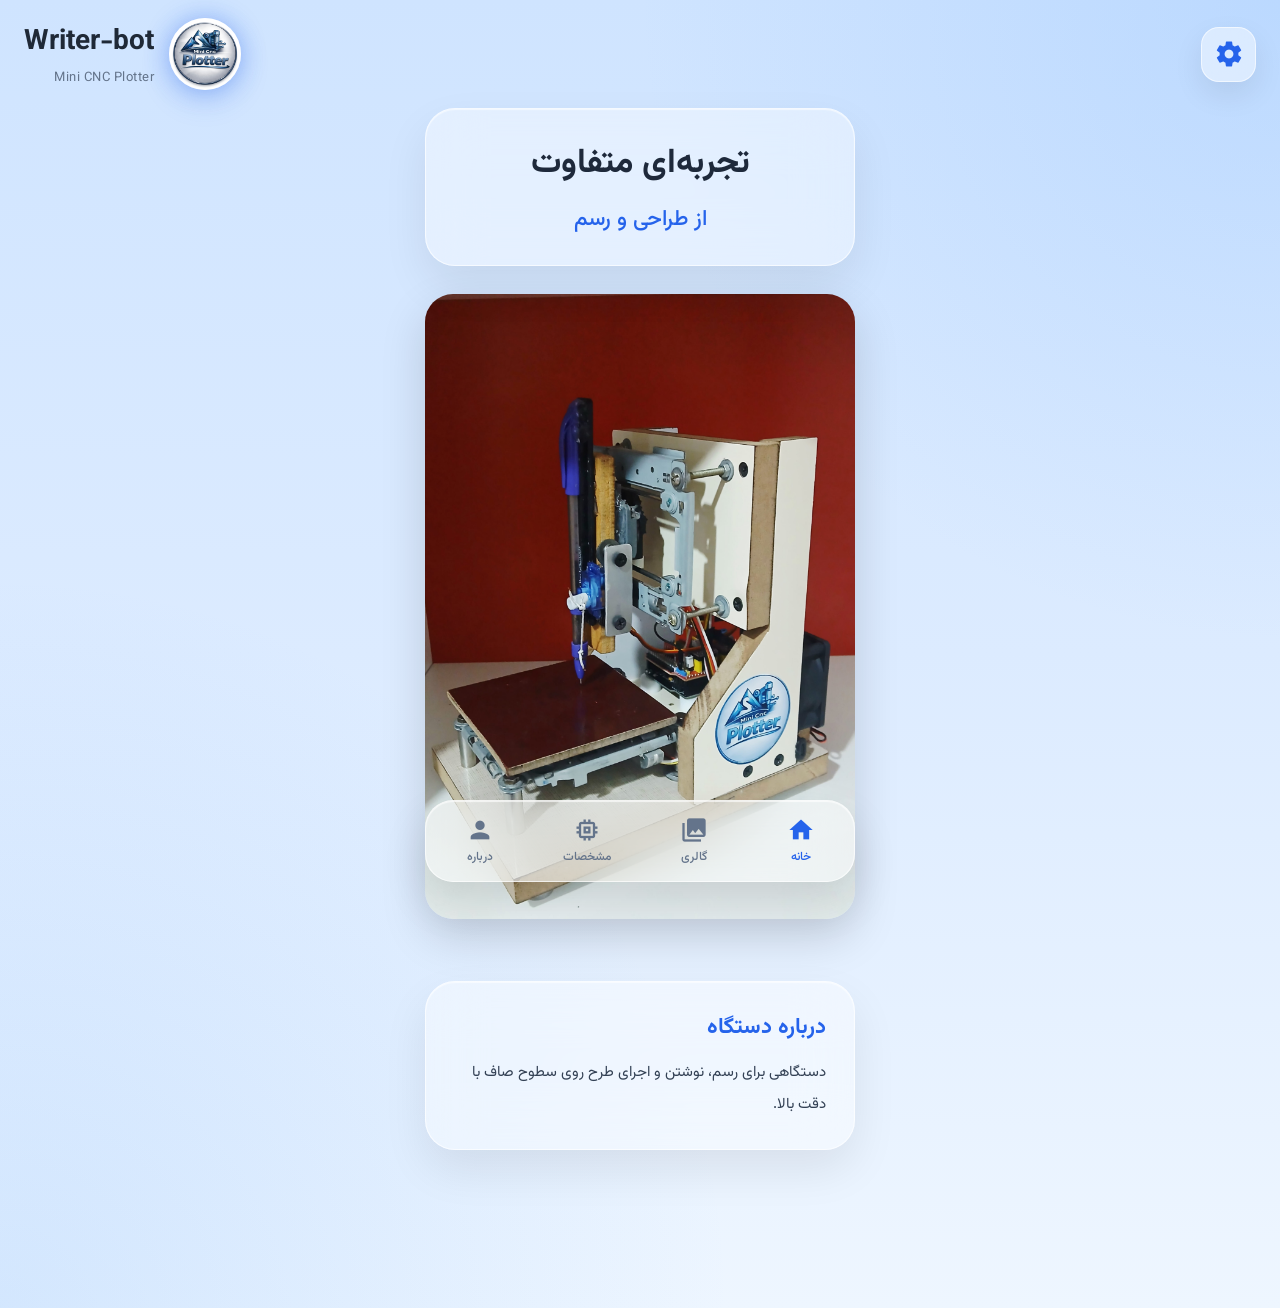
<file: index.html>
<!DOCTYPE html>
<html lang="fa" dir="rtl">

<head>

<meta charset="UTF-8">
<meta name="viewport" content="width=device-width, initial-scale=1.0">

<title>Writer-bot</title>

<link rel="stylesheet" href="style.css">

<link href="https://fonts.googleapis.com/css2?family=Vazirmatn:wght@300;400;500;700&display=swap" rel="stylesheet">

<link href="https://fonts.googleapis.com/icon?family=Material+Icons" rel="stylesheet">

</head>

<body>

<header>

<div class="settings">

<span class="material-icons">
settings
</span>

</div>

<div class="brand">

<img src="images/logo.jpeg" class="logo">

<div class="brand-text">

<h2>Writer-bot</h2>

<p>Mini CNC Plotter</p>

</div>

</div>

</header>

<main id="content">

<section class="glass-card">

<h1>

تجربه‌ای متفاوت

</h1>

<h3>

از طراحی و رسم

</h3>

</section>

<img src="images/device.jpg" class="device">

<div class="glass-card info-card">

<h2>درباره دستگاه</h2>

<p>

دستگاهی برای رسم، نوشتن و اجرای طرح روی سطوح صاف با دقت بالا.

</p>

</div>


</main>

<nav class="bottom-nav">

<div class="item active">

<span class="material-icons">

home

</span>

<p>

خانه

</p>

</div>

<div class="item">

<span class="material-icons">

photo_library

</span>

<p>

گالری

</p>

</div>

<div class="item">

<span class="material-icons">

memory

</span>

<p>

مشخصات

</p>

</div>

<div class="item">

<span class="material-icons">

person

</span>

<p>

درباره

</p>

</div>

</nav>
<div id="settingsModal" class="modal">

<div class="modal-box">

<h2>تنظیمات</h2>

<p><b>نسخه:</b> 1.0</p>

<label>

<input type="checkbox" id="darkMode">

دارک مود

</label>

<br><br>

<button onclick="closeSettings()">

بستن

</button>

<button onclick="exitApp()">

خروج

</button>

</div>

</div>

<script src="script.js"></script>

</body>

</html>
</file>
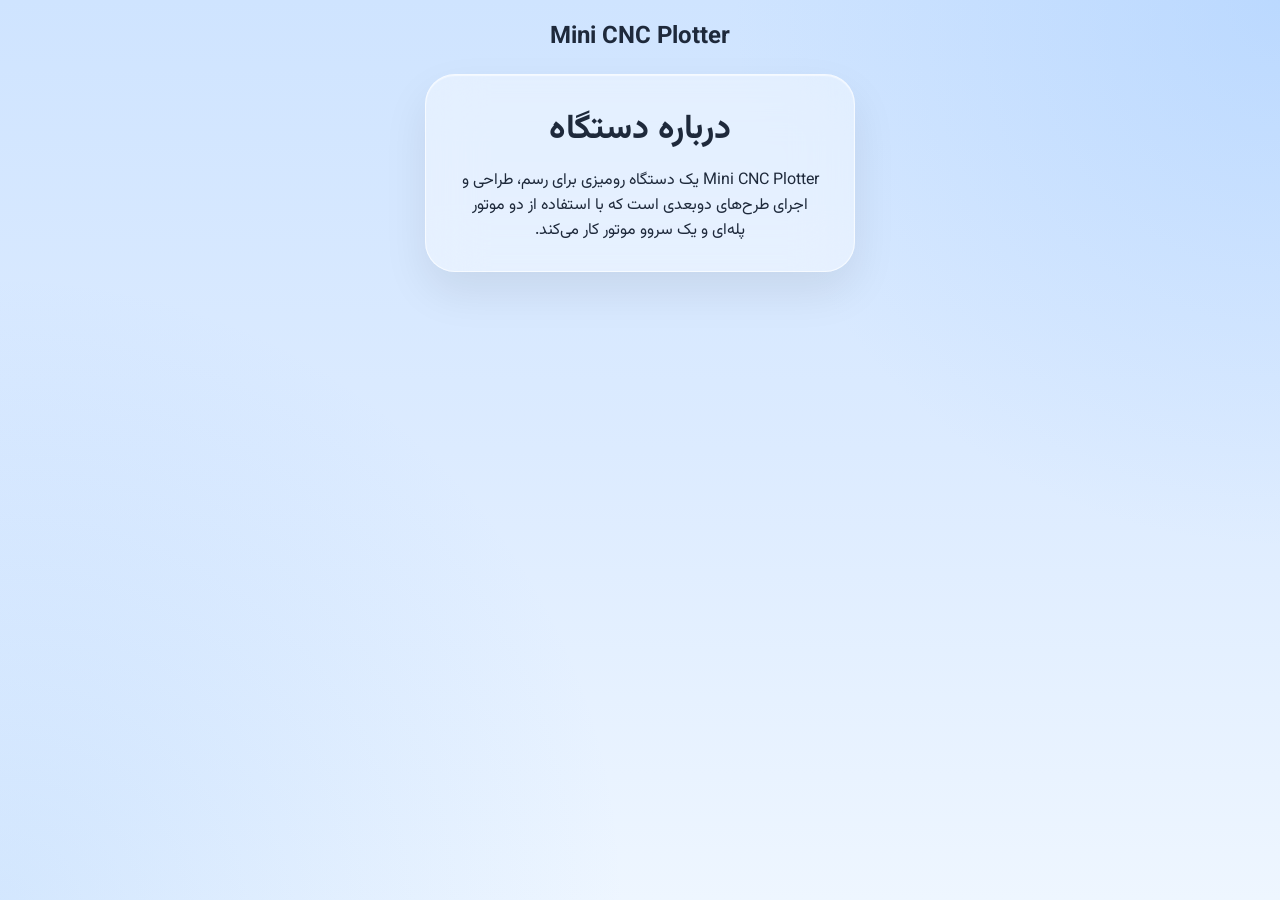
<file: about.html>
<!DOCTYPE html>

<html lang="fa" dir="rtl">

<head>

<meta charset="UTF-8">

<meta name="viewport" content="width=device-width,initial-scale=1.0">

<title>معرفی دستگاه</title>

<link rel="stylesheet" href="style.css">

<link href="https://fonts.googleapis.com/css2?family=Vazirmatn:wght@300;500;700&display=swap" rel="stylesheet">

</head>

<body>

<header>

<h2 style="margin:auto">

Mini CNC Plotter

</h2>

</header>

<main>

<div class="glass-card">

<h1>

درباره دستگاه

</h1>

<p>

Mini CNC Plotter یک دستگاه رومیزی برای رسم، طراحی و اجرای طرح‌های دوبعدی است که با استفاده از دو موتور پله‌ای و یک سروو موتور کار می‌کند.

</p>

</div>

</main>

</body>

</html>
</file>
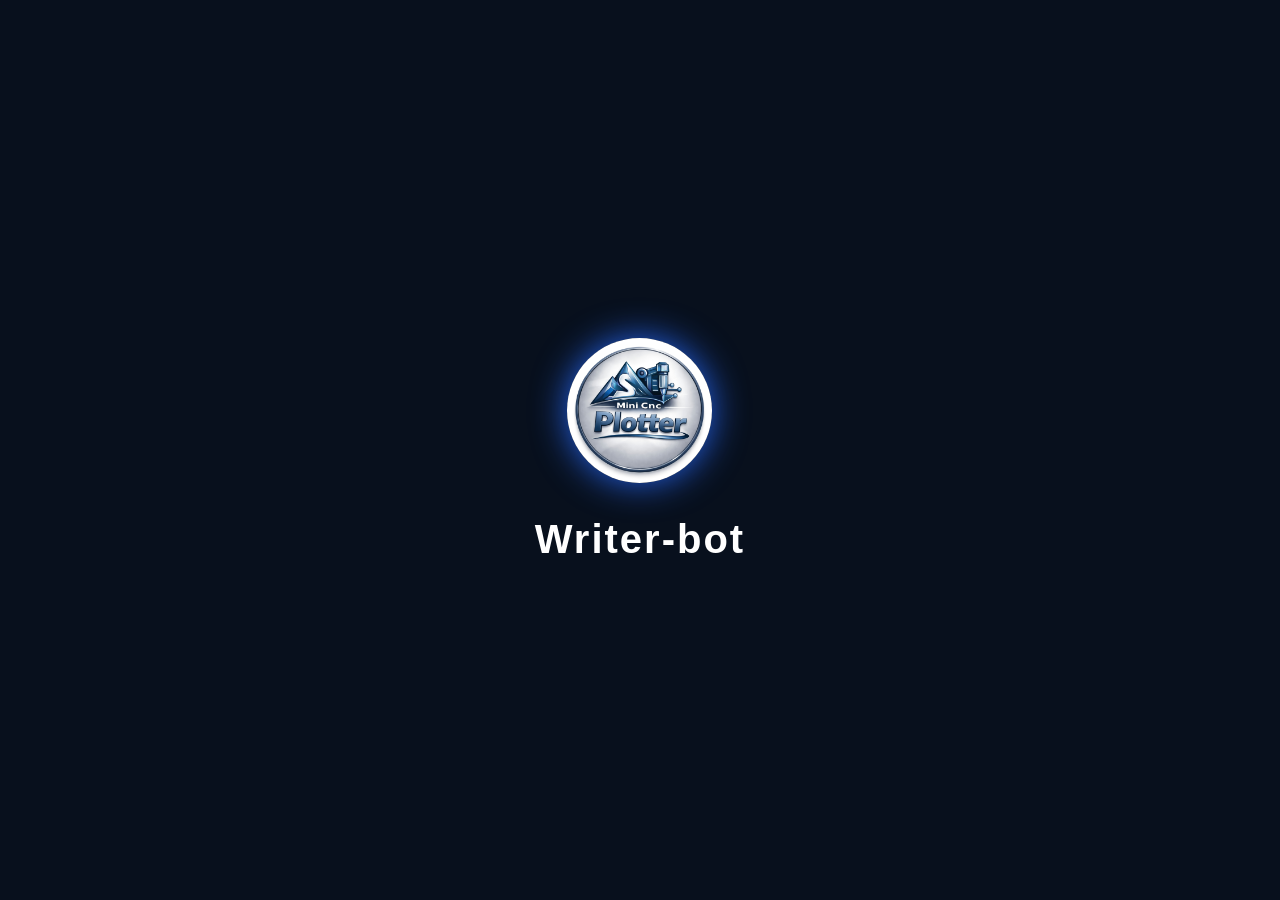
<file: loading.html>
<!DOCTYPE html>
<html lang="fa">

<head>

<meta charset="UTF-8">

<meta name="viewport" content="width=device-width,initial-scale=1.0">

<title>Writer-bot</title>

<link rel="stylesheet" href="loading.css">

</head>

<body>

<div class="loader">

<img src="images/logo.jpeg" class="logo">

<h1>Writer-bot</h1>

</div>

<script>

setTimeout(function(){

window.location.href="index.html";

},2000);

</script>

</body>

</html>
</file>
<file: style.css>
/* ===========================
   Writer-bot v1.1
=========================== */

*{
margin:0;
padding:0;
box-sizing:border-box;
font-family:'Vazirmatn',sans-serif;
}

html{
scroll-behavior:smooth;
}

body{

background:
radial-gradient(circle at top right,#7fb7ff40,transparent 35%),
radial-gradient(circle at bottom left,#60a5fa30,transparent 40%),
linear-gradient(180deg,#cfe4ff,#dcebff,#eef6ff);

min-height:100vh;

overflow-x:hidden;

color:#1e293b;

}

/* ===========================
Header
=========================== */

header{

width:100%;

display:flex;

justify-content:space-between;

align-items:center;

padding:18px 24px;

}

.brand{

display:flex;

align-items:center;

gap:15px;

}

.logo{

width:72px;

height:72px;

border-radius:50%;

box-shadow:
0 0 25px rgba(37,99,235,.35),
0 10px 30px rgba(37,99,235,.18);

transition:.4s;

}

.logo:hover{

transform:scale(1.06);

}

.brand-text h2{

font-size:28px;

font-weight:700;

color:#1f2937;

}

.brand-text p{

font-size:13px;

color:#64748b;

margin-top:4px;

letter-spacing:.5px;

}

.settings{

width:55px;

height:55px;

display:flex;

justify-content:center;

align-items:center;

background:rgba(255,255,255,.45);

backdrop-filter:blur(20px);

-webkit-backdrop-filter:blur(20px);

border-radius:18px;

border:1px solid rgba(255,255,255,.6);

box-shadow:0 12px 30px rgba(0,0,0,.08);

cursor:pointer;

transition:.35s;

}

.settings span{

font-size:30px;

color:#2563eb;

}

.settings:hover{

transform:rotate(90deg);

}

/* ===========================
Main
=========================== */

main{

width:92%;

max-width:430px;

margin:auto;

padding-bottom:130px;

animation:fade .8s ease;

}

.glass-card{

background:rgba(255,255,255,.40);

border:1px solid rgba(255,255,255,.65);

backdrop-filter:blur(28px);

-webkit-backdrop-filter:blur(28px);

border-radius:30px;

padding:28px;

box-shadow:

0 20px 45px rgba(0,0,0,.08),

inset 0 1px 1px rgba(255,255,255,.6);

margin-bottom:28px;

text-align:center;

}

.glass-card h1{

font-size:34px;

font-weight:700;

margin-bottom:12px;

}

.glass-card h3{

font-size:22px;

font-weight:500;

color:#2563eb;

}

.device{

width:100%;

border-radius:28px;

box-shadow:

0 18px 45px rgba(0,0,0,.15);

transition:.4s;

margin-bottom:28px;

}

.device:hover{

transform:scale(1.02);

}


@keyframes fade{

from{

opacity:0;

transform:translateY(35px);

}

to{

opacity:1;

transform:translateY(0);

}

}
/* ===========================
Bottom Navigation
=========================== */

.bottom-nav{

position:fixed;

bottom:18px;

left:50%;

transform:translateX(-50%);

width:92%;

max-width:430px;

height:82px;

background:rgba(255,255,255,.45);

backdrop-filter:blur(28px);

-webkit-backdrop-filter:blur(28px);

border:1px solid rgba(255,255,255,.65);

border-radius:28px;

display:flex;

justify-content:space-around;

align-items:center;

box-shadow:

0 20px 45px rgba(0,0,0,.12),

inset 0 1px 1px rgba(255,255,255,.7);

z-index:999;

}

.item{

display:flex;

flex-direction:column;

align-items:center;

justify-content:center;

cursor:pointer;

transition:.35s;

color:#64748b;

width:70px;

}

.item span{

font-size:28px;

margin-bottom:4px;

transition:.35s;

}

.item p{

font-size:12px;

font-weight:500;

}

.item:hover{

transform:translateY(-6px);

color:#2563eb;

}

.item:hover span{

transform:scale(1.18);

}

.item.active{

color:#2563eb;

}



/* ===========================
Scrollbar
=========================== */

::-webkit-scrollbar{

width:8px;

}

::-webkit-scrollbar-thumb{

background:#60a5fa;

border-radius:20px;

}

::-webkit-scrollbar-track{

background:#dbeafe;

}

/* ===========================
Selection
=========================== */

::selection{

background:#2563eb;

color:white;

}

/* ===========================
Responsive
=========================== */

@media(max-width:480px){

.logo{

width:64px;

height:64px;

}

.brand-text h2{

font-size:24px;

}

.brand-text p{

font-size:12px;

}

.glass-card{

padding:22px;

}

.glass-card h1{

font-size:29px;

}

.glass-card h3{

font-size:20px;

}

.start-btn{

font-size:18px;

}

.bottom-nav{

height:76px;

}

.item span{

font-size:25px;

}

.item p{

font-size:11px;

}

}

/* ===========================
Animation
=========================== */

@keyframes floating{

0%{

transform:translateY(0);

}

50%{

transform:translateY(-8px);

}

100%{

transform:translateY(0);

}

}

.device{

animation:floating 4s ease-in-out infinite;

}
.info-card{

margin-top:25px;

text-align:right;

}

.info-card h2{

font-size:22px;

margin-bottom:12px;

color:#2563eb;

}

.info-card p{

font-size:15px;

line-height:32px;

color:#334155;

}
.modal{

display:none;

position:fixed;

top:0;

left:0;

width:100%;

height:100%;

background:rgba(0,0,0,.45);

justify-content:center;

align-items:center;

z-index:999;

}

.modal-box{

width:300px;

padding:25px;

background:white;

border-radius:20px;

text-align:center;

}

.dark{

background:#1f2937;

color:white;

}

.dark .glass-card{

background:#374151;

color:white;

}

.dark .modal-box{

background:#374151;

color:white;

}
.gallery{

display:grid;

grid-template-columns:1fr 1fr;

gap:15px;

margin-top:20px;

}

.gallery img{

width:100%;

border-radius:18px;

cursor:pointer;

transition:.3s;

box-shadow:0 5px 15px rgba(0,0,0,.15);

}

.gallery img:hover{

transform:scale(1.04);

}

#viewer{

display:none;

position:fixed;

top:0;

left:0;

width:100%;

height:100%;

background:rgba(0,0,0,.85);

justify-content:center;

align-items:center;

z-index:9999;

}

#viewer img{

max-width:90%;

max-height:90%;

border-radius:20px;

}
</file>
<file: loading.css>
*{

margin:0;

padding:0;

box-sizing:border-box;

font-family:Arial,sans-serif;

}

body{

background:#08101d;

display:flex;

justify-content:center;

align-items:center;

height:100vh;

overflow:hidden;

}

.loader{

text-align:center;

animation:fade 1s ease;

}

.logo{

width:145px;

height:145px;

border-radius:50%;

box-shadow:0 0 35px #2563EB;

animation:logo 2s infinite ease-in-out;

}

h1{

margin-top:30px;

font-size:40px;

color:white;

letter-spacing:2px;

animation:text 2s infinite;

}

@keyframes logo{

0%{

transform:scale(.9);

box-shadow:0 0 20px #2563EB;

}

50%{

transform:scale(1.08);

box-shadow:0 0 50px #3B82F6;

}

100%{

transform:scale(.9);

box-shadow:0 0 20px #2563EB;

}

}

@keyframes text{

0%{

opacity:.4;

}

50%{

opacity:1;

}

100%{

opacity:.4;

}

}

@keyframes fade{

from{

opacity:0;

transform:translateY(20px);

}

to{

opacity:1;

transform:translateY(0);

}

}
</file>
